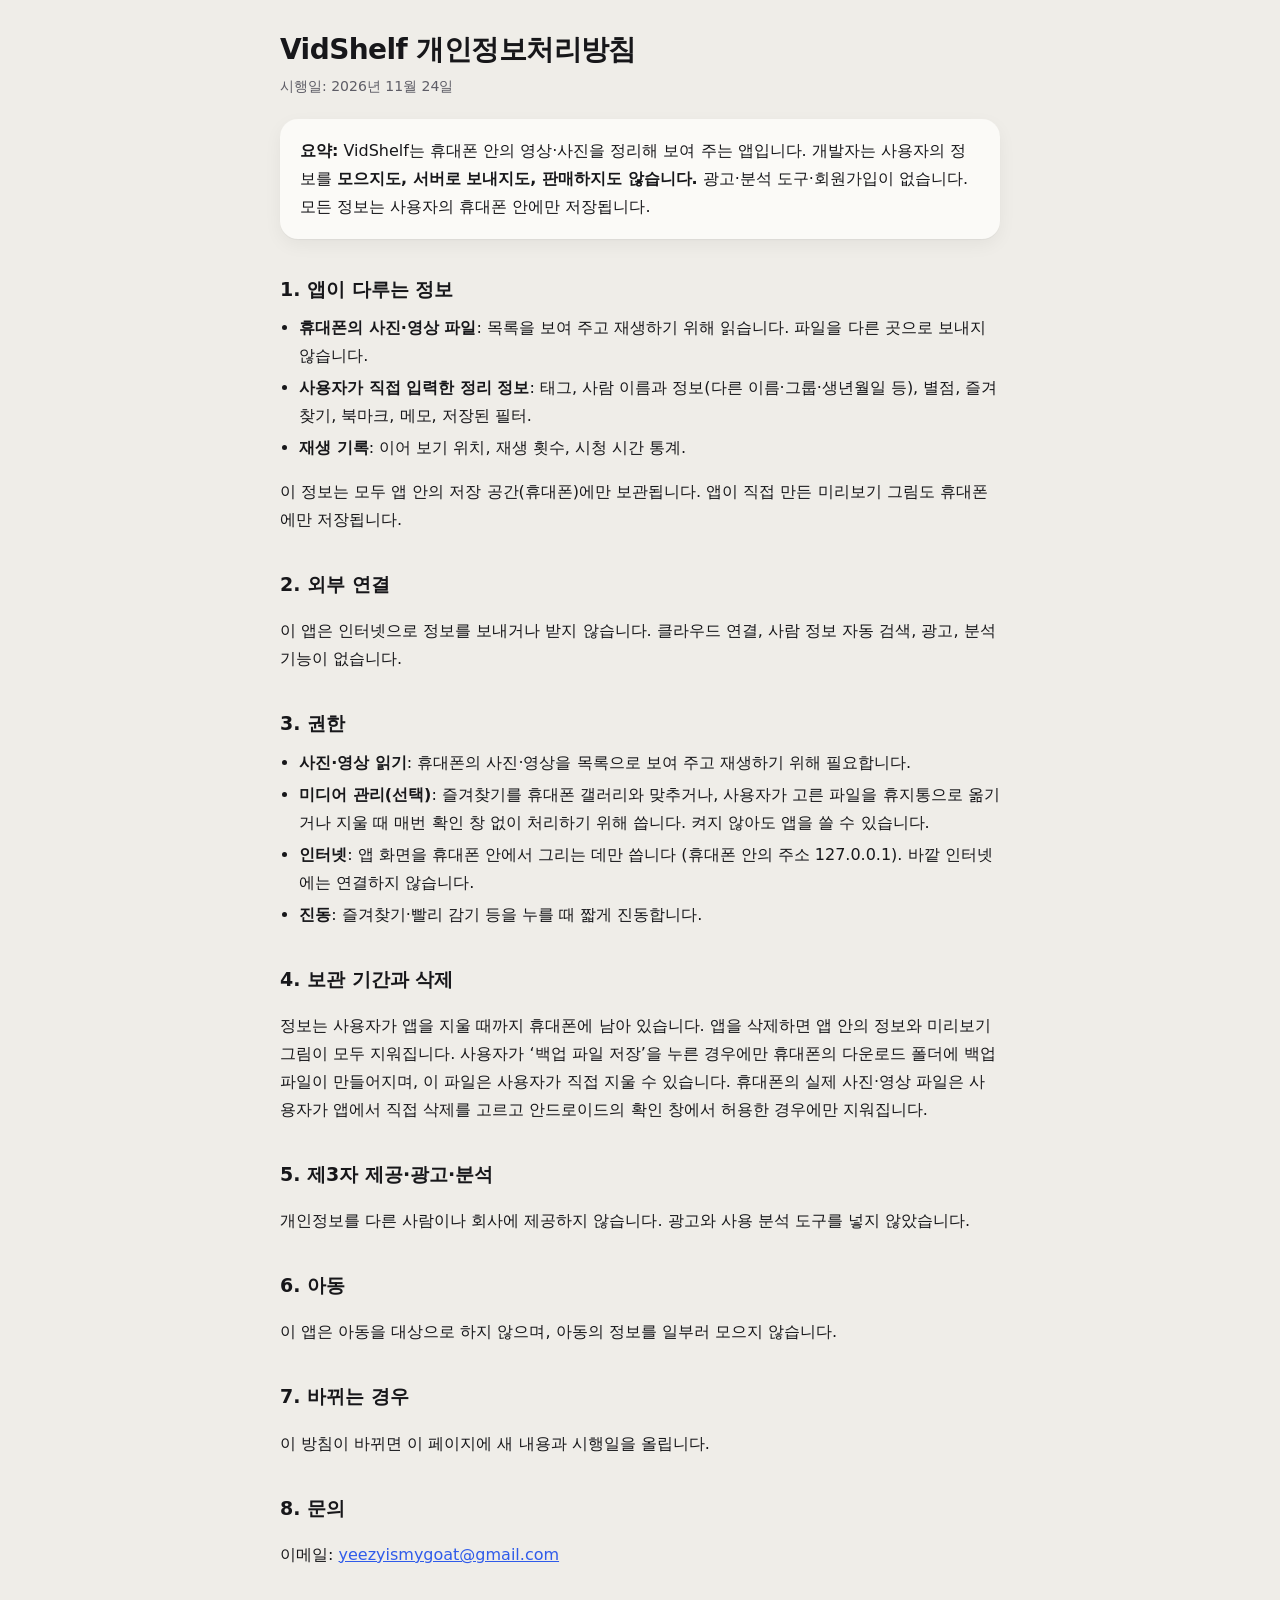
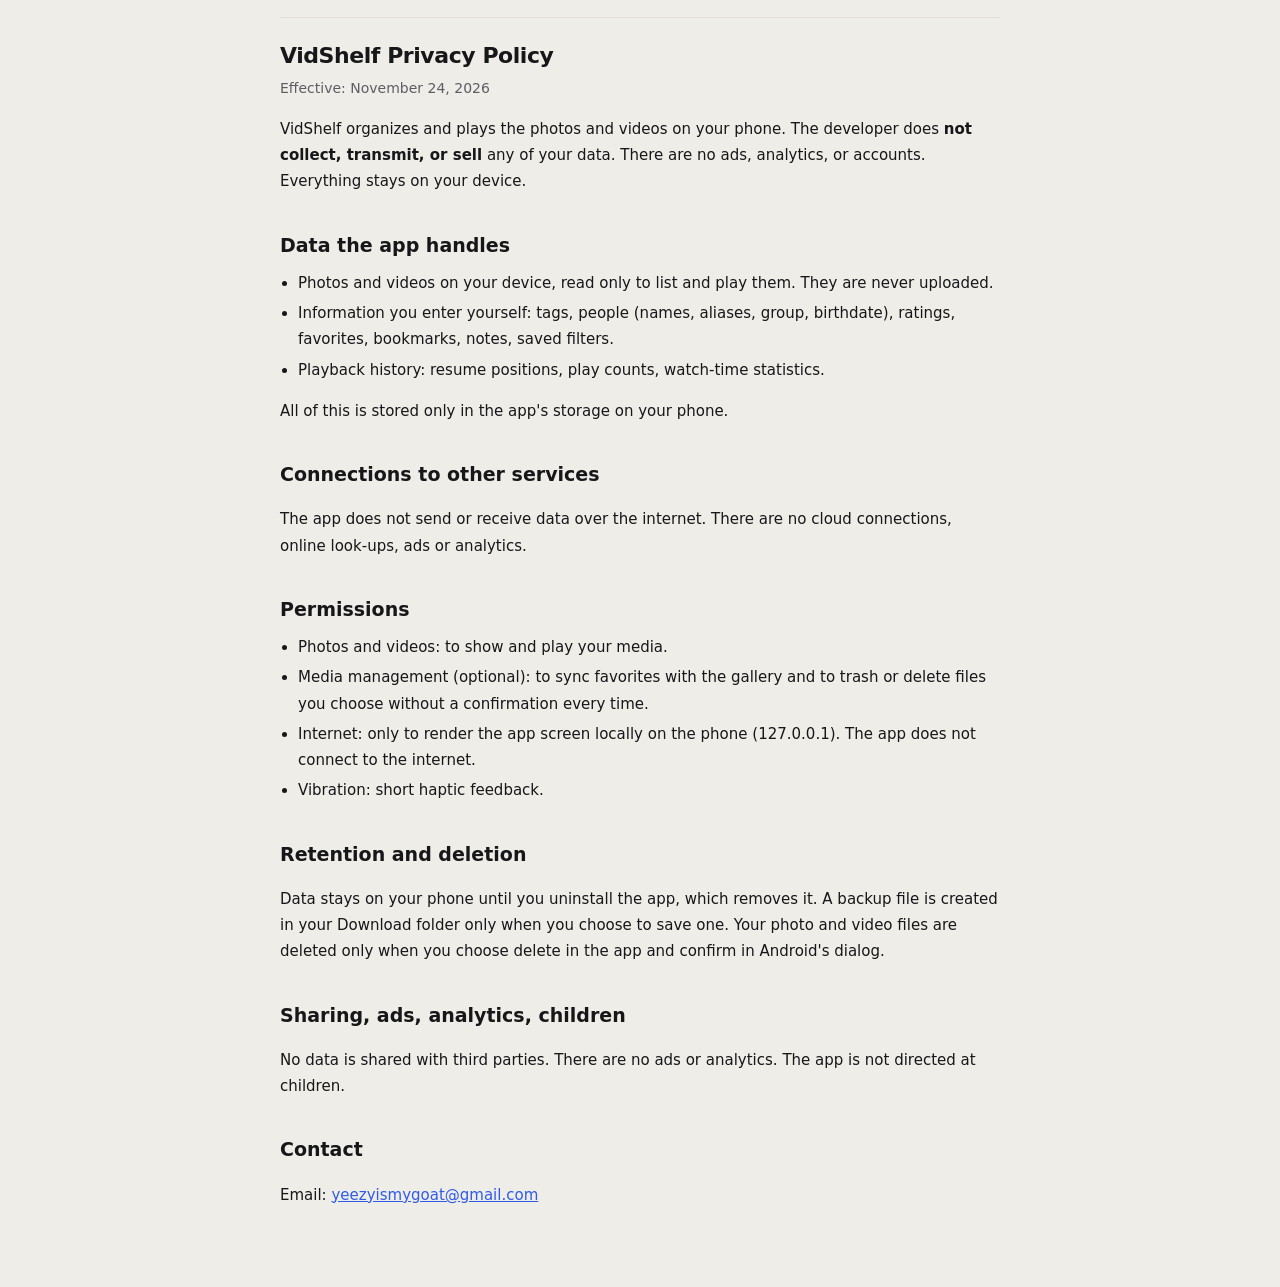
<file: docs/vidshelf/privacy/index.html>
<!doctype html>
<html lang="ko">
<head>
<meta charset="utf-8">
<meta name="viewport" content="width=device-width, initial-scale=1">
<title>VidShelf 개인정보처리방침</title>
<style>
  :root { --bg: #EFEDE8; --panel: #FBFAF7; --text: #17171A; --muted: #5E5D66; --line: #E2DED5; --accent: #2F5BEA; color-scheme: light; }
  @media (prefers-color-scheme: dark) { :root { --bg: #111214; --panel: #1B1D21; --text: #EEEDEA; --muted: #A3A2A9; --line: #2B2E34; --accent: #8AA6FF; color-scheme: dark; } }
  * { box-sizing: border-box; }
  body { margin: 0; background: var(--bg); color: var(--text); font: 16px/1.75 system-ui, -apple-system, "Noto Sans KR", "Apple SD Gothic Neo", sans-serif;
    padding: 32px max(16px, env(safe-area-inset-right)) 64px max(16px, env(safe-area-inset-left)); }
  main { max-width: 720px; margin: 0 auto; }
  h1 { font-size: 28px; line-height: 1.3; margin: 0 0 6px; letter-spacing: -.02em; }
  h2 { font-size: 19px; margin: 34px 0 8px; }
  .meta { color: var(--muted); font-size: 14px; margin: 0; }
  .box { background: var(--panel); border-radius: 18px; padding: 18px 20px; margin-top: 20px; box-shadow: 0 1px 1px rgba(0,0,0,.04), 0 6px 18px rgba(0,0,0,.05); }
  ul { padding-left: 1.2em; margin: 6px 0; }
  li { margin: 4px 0; }
  a { color: var(--accent); }
  hr { border: 0; border-top: 1px solid var(--line); margin: 48px 0 24px; }
  .en { font-size: 15px; }
</style>
</head>
<body>
<main>
  <h1>VidShelf 개인정보처리방침</h1>
  <p class="meta">시행일: 2026년 11월 24일</p>

  <div class="box">
    <b>요약:</b> VidShelf는 휴대폰 안의 영상·사진을 정리해 보여 주는 앱입니다. 개발자는 사용자의 정보를 <b>모으지도, 서버로 보내지도, 판매하지도 않습니다.</b>
    광고·분석 도구·회원가입이 없습니다. 모든 정보는 사용자의 휴대폰 안에만 저장됩니다.
  </div>

  <h2>1. 앱이 다루는 정보</h2>
  <ul>
    <li><b>휴대폰의 사진·영상 파일</b>: 목록을 보여 주고 재생하기 위해 읽습니다. 파일을 다른 곳으로 보내지 않습니다.</li>
    <li><b>사용자가 직접 입력한 정리 정보</b>: 태그, 사람 이름과 정보(다른 이름·그룹·생년월일 등), 별점, 즐겨찾기, 북마크, 메모, 저장된 필터.</li>
    <li><b>재생 기록</b>: 이어 보기 위치, 재생 횟수, 시청 시간 통계.</li>
  </ul>
  <p>이 정보는 모두 앱 안의 저장 공간(휴대폰)에만 보관됩니다. 앱이 직접 만든 미리보기 그림도 휴대폰에만 저장됩니다.</p>

  <h2>2. 외부 연결</h2>
  <p>이 앱은 인터넷으로 정보를 보내거나 받지 않습니다. 클라우드 연결, 사람 정보 자동 검색, 광고, 분석 기능이 없습니다.</p>

  <h2>3. 권한</h2>
  <ul>
    <li><b>사진·영상 읽기</b>: 휴대폰의 사진·영상을 목록으로 보여 주고 재생하기 위해 필요합니다.</li>
    <li><b>미디어 관리(선택)</b>: 즐겨찾기를 휴대폰 갤러리와 맞추거나, 사용자가 고른 파일을 휴지통으로 옮기거나 지울 때 매번 확인 창 없이 처리하기 위해 씁니다. 켜지 않아도 앱을 쓸 수 있습니다.</li>
    <li><b>인터넷</b>: 앱 화면을 휴대폰 안에서 그리는 데만 씁니다 (휴대폰 안의 주소 127.0.0.1). 바깥 인터넷에는 연결하지 않습니다.</li>
    <li><b>진동</b>: 즐겨찾기·빨리 감기 등을 누를 때 짧게 진동합니다.</li>
  </ul>

  <h2>4. 보관 기간과 삭제</h2>
  <p>정보는 사용자가 앱을 지울 때까지 휴대폰에 남아 있습니다. 앱을 삭제하면 앱 안의 정보와 미리보기 그림이 모두 지워집니다.
    사용자가 ‘백업 파일 저장’을 누른 경우에만 휴대폰의 다운로드 폴더에 백업 파일이 만들어지며, 이 파일은 사용자가 직접 지울 수 있습니다.
    휴대폰의 실제 사진·영상 파일은 사용자가 앱에서 직접 삭제를 고르고 안드로이드의 확인 창에서 허용한 경우에만 지워집니다.</p>

  <h2>5. 제3자 제공·광고·분석</h2>
  <p>개인정보를 다른 사람이나 회사에 제공하지 않습니다. 광고와 사용 분석 도구를 넣지 않았습니다.</p>

  <h2>6. 아동</h2>
  <p>이 앱은 아동을 대상으로 하지 않으며, 아동의 정보를 일부러 모으지 않습니다.</p>

  <h2>7. 바뀌는 경우</h2>
  <p>이 방침이 바뀌면 이 페이지에 새 내용과 시행일을 올립니다.</p>

  <h2>8. 문의</h2>
  <p>이메일: <a href="mailto:yeezyismygoat@gmail.com">yeezyismygoat@gmail.com</a></p>

  <hr>

  <div class="en" lang="en">
    <h1 style="font-size:22px">VidShelf Privacy Policy</h1>
    <p class="meta">Effective: November 24, 2026</p>
    <p>VidShelf organizes and plays the photos and videos on your phone. The developer does <b>not collect, transmit, or sell</b> any of your data. There are no ads, analytics, or accounts. Everything stays on your device.</p>
    <h2>Data the app handles</h2>
    <ul>
      <li>Photos and videos on your device, read only to list and play them. They are never uploaded.</li>
      <li>Information you enter yourself: tags, people (names, aliases, group, birthdate), ratings, favorites, bookmarks, notes, saved filters.</li>
      <li>Playback history: resume positions, play counts, watch-time statistics.</li>
    </ul>
    <p>All of this is stored only in the app's storage on your phone.</p>
    <h2>Connections to other services</h2>
    <p>The app does not send or receive data over the internet. There are no cloud connections, online look-ups, ads or analytics.</p>
    <h2>Permissions</h2>
    <ul>
      <li>Photos and videos: to show and play your media.</li>
      <li>Media management (optional): to sync favorites with the gallery and to trash or delete files you choose without a confirmation every time.</li>
      <li>Internet: only to render the app screen locally on the phone (127.0.0.1). The app does not connect to the internet.</li>
      <li>Vibration: short haptic feedback.</li>
    </ul>
    <h2>Retention and deletion</h2>
    <p>Data stays on your phone until you uninstall the app, which removes it. A backup file is created in your Download folder only when you choose to save one. Your photo and video files are deleted only when you choose delete in the app and confirm in Android's dialog.</p>
    <h2>Sharing, ads, analytics, children</h2>
    <p>No data is shared with third parties. There are no ads or analytics. The app is not directed at children.</p>
    <h2>Contact</h2>
    <p>Email: <a href="mailto:yeezyismygoat@gmail.com">yeezyismygoat@gmail.com</a></p>
  </div>
</main>
</body>
</html>
</file>
